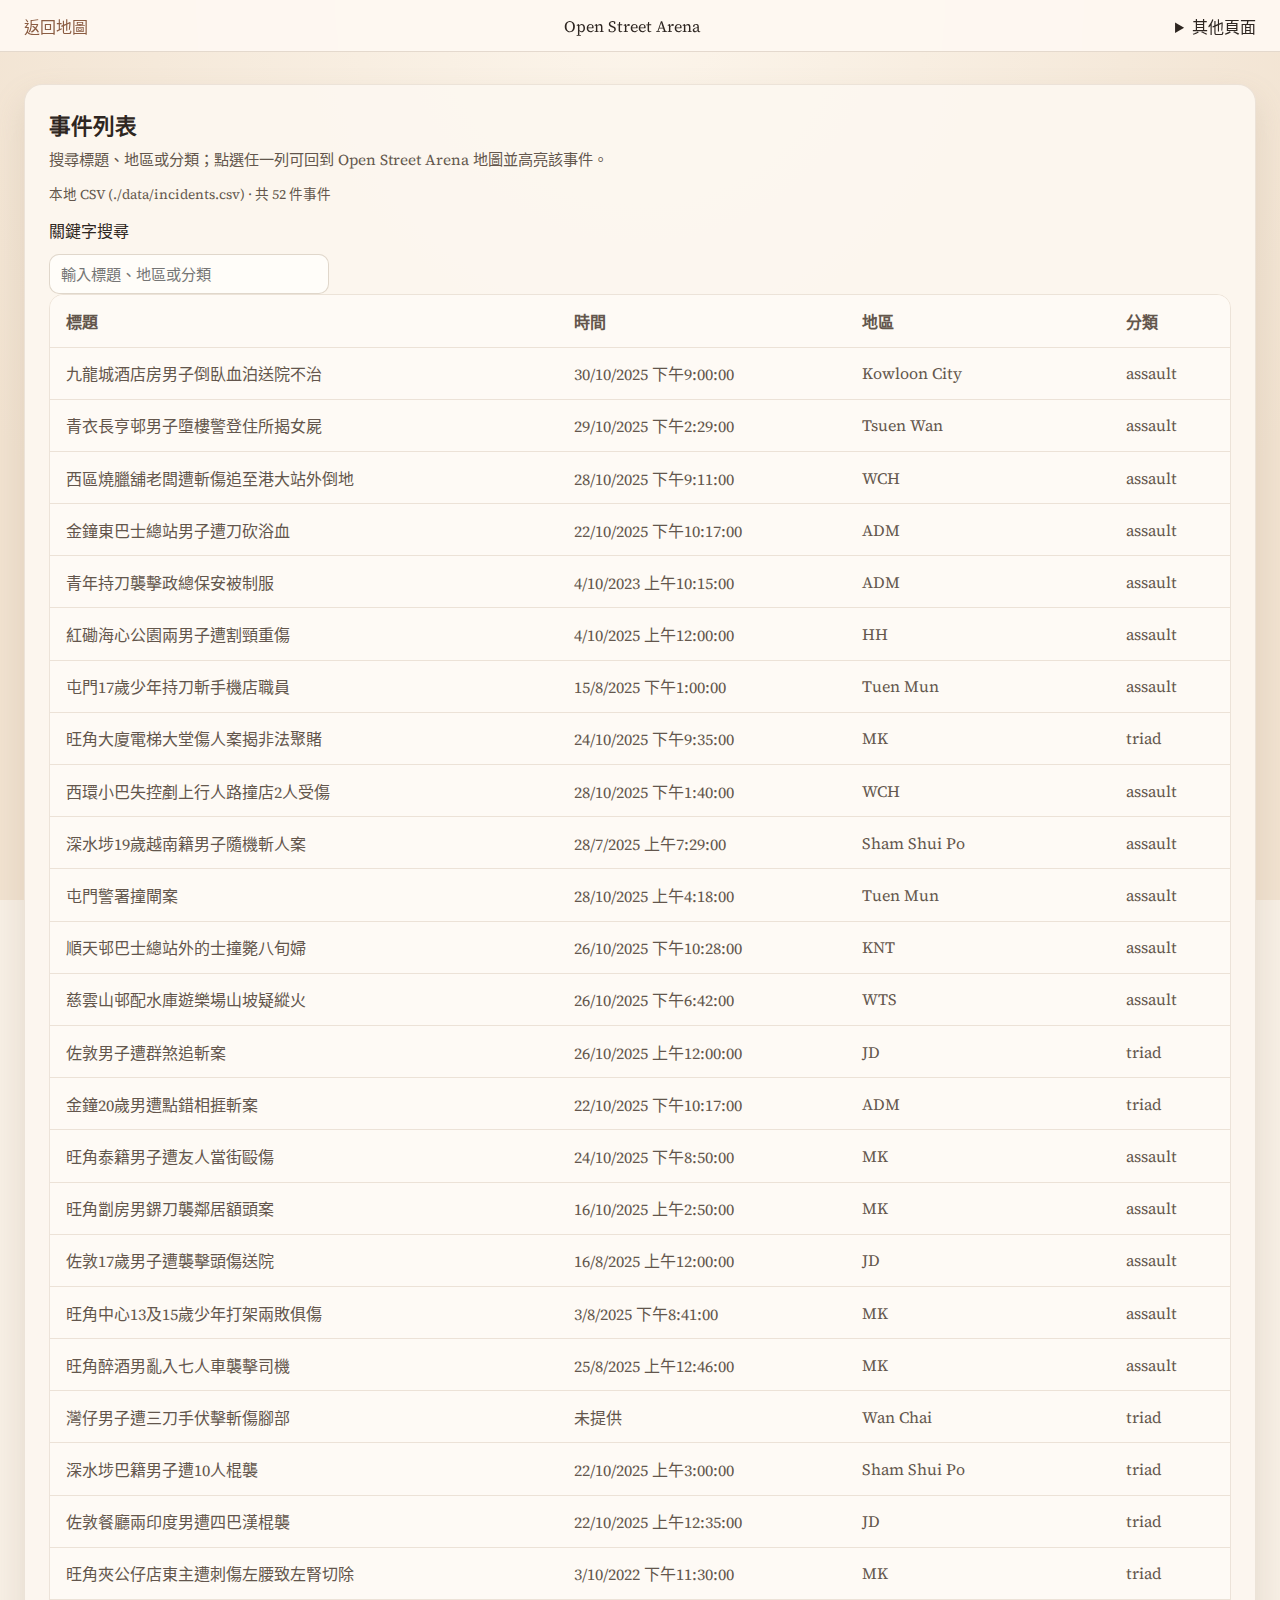
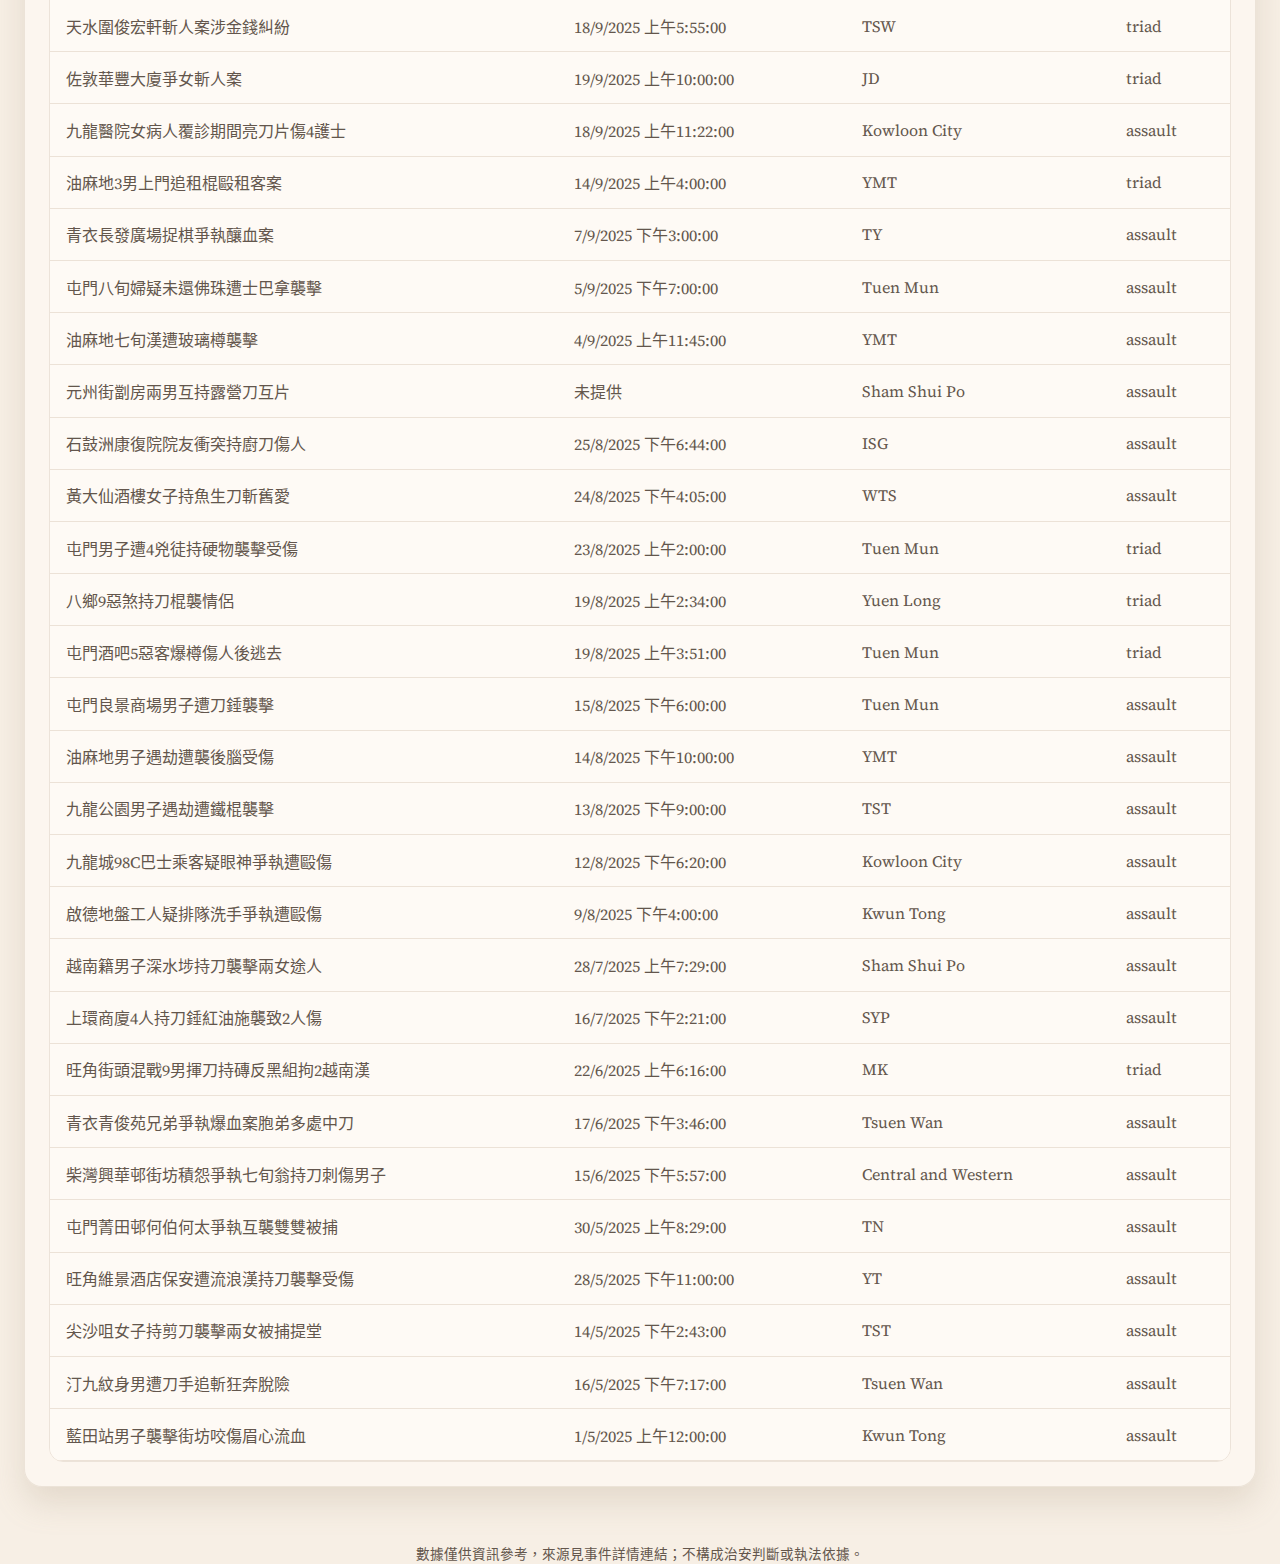
<file: all.html>
<!DOCTYPE html>
<html lang="zh-HK">
  <head>
    <meta charset="UTF-8" />
    <meta name="viewport" content="width=device-width, initial-scale=1.0" />
    <title>查看全部事件 · Open Street Arena</title>
    <link rel="stylesheet" href="./assets/style.css" />
  </head>
  <body>
    <div class="page">
      <header class="topbar" role="banner">
        <a class="topbar__home" href="./index.html">返回地圖</a>
        <span class="topbar__heading">Open Street Arena</span>
        <details
          class="topbar__menu"
          aria-label="頁面切換"
          data-i18n="topbar.navigation"
          data-i18n-attr="aria-label"
        >
          <summary class="topbar__menu-toggle">
            <span data-i18n="topbar.navigation">其他頁面</span>
          </summary>
          <ul class="topbar__menu-list">
            <li>
              <a class="topbar__menu-link" href="./index.html" data-i18n="nav.map"
                >Open Street Arena</a
              >
            </li>
            <li>
              <a class="topbar__menu-link" href="./leaderboard.html" data-i18n="nav.leaderboard"
                >Leaderboard</a
              >
            </li>
            <li>
              <span
                class="topbar__menu-link topbar__menu-link--disabled topbar__menu-link--current"
                data-i18n="nav.all"
                aria-disabled="true"
                >全部襲擊事件<span class="topbar__menu-current-arrow" aria-hidden="true"
                  >◂</span
                ></span>
            </li>
            <li>
              <span
                class="topbar__menu-link topbar__menu-link--disabled"
                data-i18n="nav.report"
                aria-disabled="true"
                title="功能未啟用"
                >報告遺漏的襲擊事件（未啟用）</span
              >
            </li>
          </ul>
        </details>
      </header>
      <main class="content">
        <section class="card">
          <h1 class="section-heading">事件列表</h1>
          <p class="section-subheading">
            搜尋標題、地區或分類；點選任一列可回到 Open Street Arena 地圖並高亮該事件。
          </p>
          <p class="muted" id="allDatasetInfo"></p>
          <label class="control-panel" style="position: static; box-shadow: none; padding: 0; background: transparent; gap: 0.75rem;">
            <span>關鍵字搜尋</span>
            <input
              type="search"
              id="searchInput"
              placeholder="輸入標題、地區或分類"
              aria-label="關鍵字搜尋"
            />
          </label>
          <div class="table-wrapper" role="region" aria-live="polite">
            <table>
              <thead>
                <tr>
                  <th scope="col">標題</th>
                  <th scope="col">時間</th>
                  <th scope="col">地區</th>
                  <th scope="col">分類</th>
                </tr>
              </thead>
              <tbody id="incidentTableBody"></tbody>
            </table>
          </div>
          <p class="muted hidden" id="tableEmpty">找不到符合條件的事件。</p>
        </section>
      </main>
      <footer class="disclaimer">
        數據僅供資訊參考，來源見事件詳情連結；不構成治安判斷或執法依據。
      </footer>
    </div>
    <script src="./vendor/papaparse/papaparse.min.js"></script>
    <script src="./assets/districts.js"></script>
    <script src="./assets/data-loaders.js"></script>
    <script>
      (function () {
        const tbody = document.getElementById("incidentTableBody");
        const searchInput = document.getElementById("searchInput");
        const datasetInfoEl = document.getElementById("allDatasetInfo");
        const emptyEl = document.getElementById("tableEmpty");
        const searchParams = new URLSearchParams(window.location.search);
        let incidents = [];
        let filtered = [];

        function formatDateTime(datetime) {
          if (!datetime) return "未提供";
          const date = new Date(datetime);
          if (Number.isNaN(date.getTime())) return "未提供";
          return date.toLocaleString("zh-HK", { timeZone: "Asia/Hong_Kong" });
        }

        function buildLink(incident) {
          const params = new URLSearchParams();
          params.set("id", incident.id);
          if (incident.district) {
            params.set("district", incident.district);
          }
          if (searchParams.get("source") === "sheets") {
            params.set("source", "sheets");
          }
          return `./index.html?${params.toString()}`;
        }

        function renderTable(rows) {
          tbody.innerHTML = "";
          if (!rows.length) {
            emptyEl.classList.remove("hidden");
            return;
          }
          emptyEl.classList.add("hidden");
          rows.forEach((incident) => {
            const tr = document.createElement("tr");
            tr.tabIndex = 0;
            tr.innerHTML = `
              <td>${incident.title}</td>
              <td>${formatDateTime(incident.datetime)}</td>
              <td>${incident.district || "未標註"}</td>
              <td>${incident.category || "未分類"}</td>
            `;
            const href = buildLink(incident);
            const navigate = () => {
              window.location.href = href;
            };
            tr.addEventListener("click", navigate);
            tr.addEventListener("keypress", (event) => {
              if (event.key === "Enter" || event.key === " ") {
                event.preventDefault();
                navigate();
              }
            });
            tbody.appendChild(tr);
          });
        }

        function handleSearch() {
          const keyword = searchInput.value.trim().toLowerCase();
          if (!keyword) {
            filtered = [...incidents];
          } else {
            filtered = incidents.filter((incident) => {
              const haystack = [
                incident.title,
                incident.district,
                incident.category,
              ]
                .filter(Boolean)
                .join(" ")
                .toLowerCase();
              return haystack.includes(keyword);
            });
          }
          renderTable(filtered);
        }

        DataLoaders.loadIncidents(searchParams)
          .then(({ incidents: loaded, label }) => {
            incidents = [...loaded];
            filtered = [...incidents];
            datasetInfoEl.textContent = `${label || "資料來源"} · 共 ${incidents.length} 件事件`;
            renderTable(filtered);
          })
          .catch((error) => {
            console.error(error);
            datasetInfoEl.textContent = "資料載入失敗，請稍後再試。";
            renderTable([]);
          });

        searchInput.addEventListener("input", handleSearch);
      })();
    </script>
  </body>
</html>
</file>
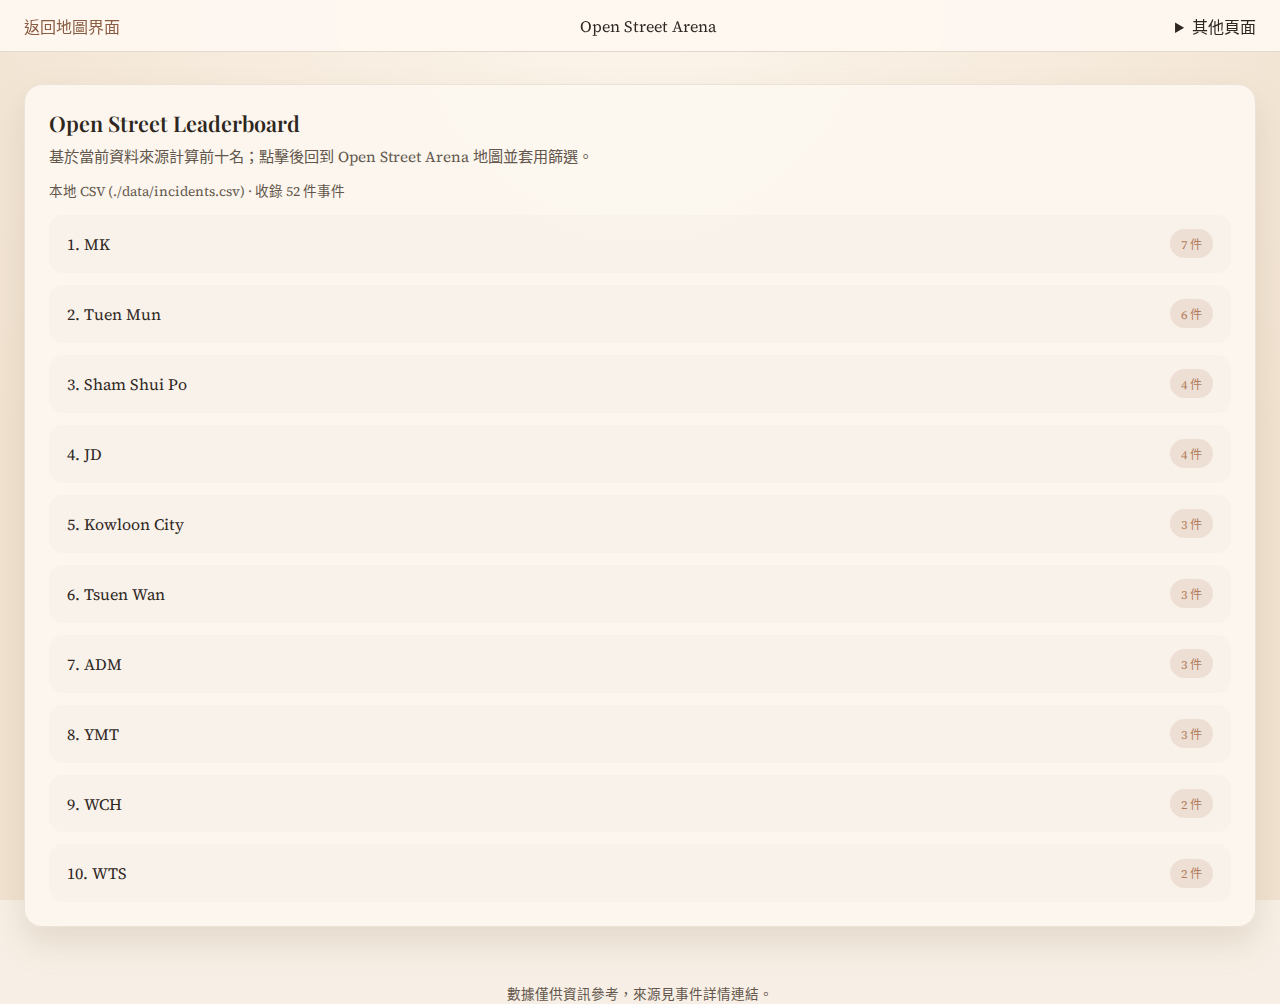
<file: leaderboard.html>
<!DOCTYPE html>
<html lang="zh-HK">
  <head>
    <meta charset="UTF-8" />
    <meta name="viewport" content="width=device-width, initial-scale=1.0" />
    <title>Open Street Leader Board</title>
    <link rel="stylesheet" href="./assets/style.css" />
  </head>
  <body>
    <div class="page">
      <header class="topbar" role="banner">
        <a class="topbar__home" href="./index.html">返回地圖界面</a>
        <span class="topbar__heading">Open Street Arena</span>
        <details class="topbar__menu" aria-label="頁面切換">
          <summary class="topbar__menu-toggle">
            <span>其他頁面</span>
          </summary>
          <ul class="topbar__menu-list">
            <li><a class="topbar__menu-link" href="./index.html">地圖主頁</a></li>
            <li>
              <span
                class="topbar__menu-link topbar__menu-link--disabled"
                aria-disabled="true"
                title="功能未啟用"
                >報告襲擊事件（未啟用）</span
              >
            </li>
            <li><a class="topbar__menu-link" href="./all.html">查看全部事件</a></li>
          </ul>
        </details>
      </header>
      <main class="content">
        <section class="card">
          <h1 class="section-heading">Open Street Leaderboard</h1>
          <p class="section-subheading">
            基於當前資料來源計算前十名；點擊後回到 Open Street Arena 地圖並套用篩選。
          </p>
          <p class="muted" id="leaderboardDatasetInfo"></p>
          <ul class="leaderboard-list" id="leaderboardList" aria-live="polite"></ul>
          <p class="muted hidden" id="leaderboardEmpty">
            暫無可顯示的事件。
          </p>
        </section>
      </main>
      <footer class="disclaimer">
        數據僅供資訊參考，來源見事件詳情連結。
      </footer>
    </div>
    <script src="./vendor/papaparse/papaparse.min.js"></script>
    <script src="./assets/districts.js"></script>
    <script src="./assets/data-loaders.js"></script>
    <script>
      (function () {
        const listEl = document.getElementById("leaderboardList");
        const datasetInfoEl = document.getElementById("leaderboardDatasetInfo");
        const emptyEl = document.getElementById("leaderboardEmpty");
        const searchParams = new URLSearchParams(window.location.search);

        function buildLink(district) {
          const params = new URLSearchParams();
          params.set("district", district);
          if (searchParams.get("source") === "sheets") {
            params.set("source", "sheets");
          }
          return `./index.html?${params.toString()}`;
        }

        function renderLeaderboard(entries) {
          listEl.innerHTML = "";
          if (!entries.length) {
            emptyEl.classList.remove("hidden");
            return;
          }
          emptyEl.classList.add("hidden");
          entries.forEach(([district, count], index) => {
            const item = document.createElement("li");
            item.className = "leaderboard-item";
            item.tabIndex = 0;
            item.dataset.district = district;
            item.innerHTML = `
              <span>${index + 1}. ${district}</span>
              <span class="badge">${count} 件</span>
            `;
            const href = buildLink(district);
            const navigate = () => {
              window.location.href = href;
            };
            item.addEventListener("click", navigate);
            item.addEventListener("keypress", (event) => {
              if (event.key === "Enter" || event.key === " ") {
                event.preventDefault();
                navigate();
              }
            });
            listEl.appendChild(item);
          });
        }

        DataLoaders.loadIncidents(searchParams)
          .then(({ incidents, label }) => {
            const counts = incidents.reduce((map, incident) => {
              const name = incident.district || "未標註";
              map.set(name, (map.get(name) || 0) + 1);
              return map;
            }, new Map());
            const sorted = Array.from(counts.entries()).sort((a, b) => b[1] - a[1]);
            renderLeaderboard(sorted.slice(0, 10));
            datasetInfoEl.textContent = `${label || "資料來源"} · 收錄 ${incidents.length} 件事件`;
          })
          .catch((error) => {
            console.error(error);
            datasetInfoEl.textContent = "資料載入失敗，請稍後再試。";
            renderLeaderboard([]);
          });
      })();
    </script>
  </body>
</html>
</file>
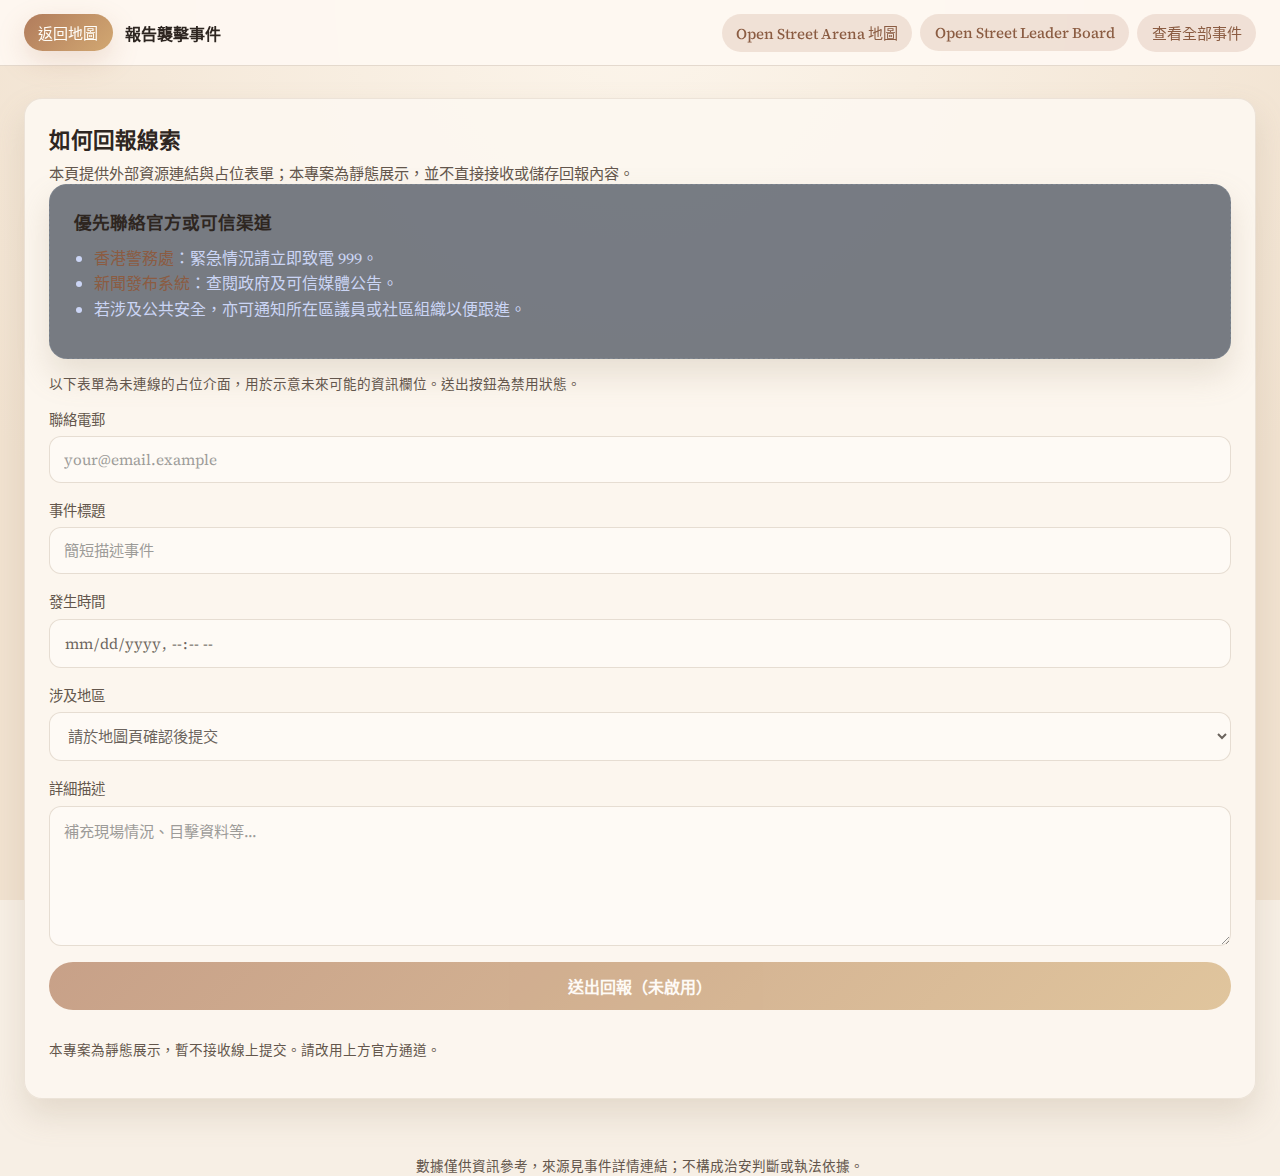
<file: report.html>
<!DOCTYPE html>
<html lang="zh-HK">
  <head>
    <meta charset="UTF-8" />
    <meta name="viewport" content="width=device-width, initial-scale=1.0" />
    <title>報告襲擊事件 · Open Street Arena</title>
    <link rel="stylesheet" href="./assets/style.css" />
  </head>
  <body>
    <div class="page">
      <header class="topbar" role="banner">
        <div class="topbar__title">
          <a class="nav-link nav-link--primary" href="./index.html">返回地圖</a>
          <span>報告襲擊事件</span>
        </div>
        <nav class="topbar__nav" aria-label="頁面切換">
          <a class="nav-link" href="./index.html">Open Street Arena 地圖</a>
          <a class="nav-link" href="./leaderboard.html">Open Street Leader Board</a>
          <a class="nav-link" href="./all.html">查看全部事件</a>
        </nav>
      </header>
      <main class="content">
        <section class="card">
          <h1 class="section-heading">如何回報線索</h1>
          <p class="section-subheading">
            本頁提供外部資源連結與占位表單；本專案為靜態展示，並不直接接收或儲存回報內容。
          </p>
          <div class="card" style="background: rgba(30, 41, 59, 0.6); border: 1px dashed rgba(148, 163, 184, 0.3);">
            <h2 class="section-heading" style="font-size: 1.1rem;">優先聯絡官方或可信渠道</h2>
            <ul style="margin: 0.75rem 0; padding-left: 1.25rem; line-height: 1.6; color: #cbd5f5;">
              <li>
                <a href="https://www.police.gov.hk/ppp_ch-01.html" target="_blank" rel="noopener">香港警務處</a>：緊急情況請立即致電 999。
              </li>
              <li>
                <a href="https://www.info.gov.hk/gia/general/today.htm" target="_blank" rel="noopener">新聞發布系統</a>：查閱政府及可信媒體公告。
              </li>
              <li>
                若涉及公共安全，亦可通知所在區議員或社區組織以便跟進。
              </li>
            </ul>
          </div>
          <p class="muted">
            以下表單為未連線的占位介面，用於示意未來可能的資訊欄位。送出按鈕為禁用狀態。
          </p>
          <form class="form-grid" aria-describedby="formNotice">
            <label>
              聯絡電郵
              <input type="email" name="email" placeholder="your@email.example" disabled />
            </label>
            <label>
              事件標題
              <input type="text" name="title" placeholder="簡短描述事件" disabled />
            </label>
            <label>
              發生時間
              <input type="datetime-local" name="datetime" disabled />
            </label>
            <label>
              涉及地區
              <select name="district" disabled>
                <option>請於地圖頁確認後提交</option>
              </select>
            </label>
            <label>
              詳細描述
              <textarea name="details" placeholder="補充現場情況、目擊資料等..." disabled></textarea>
            </label>
            <button type="submit" disabled>送出回報（未啟用）</button>
            <p class="muted" id="formNotice">
              本專案為靜態展示，暫不接收線上提交。請改用上方官方通道。
            </p>
          </form>
        </section>
      </main>
      <footer class="disclaimer">
        數據僅供資訊參考，來源見事件詳情連結；不構成治安判斷或執法依據。
      </footer>
    </div>
  </body>
</html>
</file>
<file: assets/style.css>
@import url("https://fonts.googleapis.com/css2?family=Playfair+Display:wght@400;500;600;700&family=Source+Serif+4:wght@400;500;600&display=swap");

:root {
  color-scheme: light;
  font-family: "Source Serif 4", "Playfair Display", Georgia, "Times New Roman",
    serif;
  background-color: #f7efe5;
  --surface: rgba(252, 247, 239, 0.94);
  --surface-soft: rgba(248, 242, 234, 0.9);
  --surface-strong: #efe3d4;
  --text-primary: #2e2621;
  --text-secondary: #63564c;
  --accent: #8b5c42;
  --accent-strong: #b17c5c;
  --accent-soft: rgba(177, 124, 92, 0.18);
}

html,
body {
  height: 100%;
  margin: 0;
}

*,
*::before,
*::after {
  box-sizing: border-box;
}

body {
  display: flex;
  min-height: 100vh;
  background: radial-gradient(circle at top, #fcf5eb 0%, #f1e2d0 70%);
  color: var(--text-primary);
}

a {
  color: var(--accent);
  text-decoration: none;
}

a:hover,
a:focus-visible {
  text-decoration: underline;
}

.page {
  flex: 1;
  display: flex;
  flex-direction: column;
  min-height: 100vh;
}

.topbar {
  position: sticky;
  top: 0;
  z-index: 20;
  backdrop-filter: blur(14px);
  background: rgba(254, 248, 241, 0.95);
  border-bottom: 1px solid rgba(182, 164, 144, 0.36);
  padding: 0.85rem 1.5rem;
  display: flex;
  align-items: center;
  justify-content: space-between;
  gap: 1rem;
}

.topbar__title {
  display: flex;
  align-items: center;
  gap: 0.75rem;
  font-weight: 600;
  font-size: 1rem;
  color: var(--text-primary);
  font-family: "Playfair Display", "Source Serif 4", serif;
}

.topbar__nav {
  display: flex;
  align-items: center;
  gap: 0.5rem;
}

.nav-link {
  padding: 0.5rem 0.9rem;
  border-radius: 999px;
  font-size: 0.94rem;
  font-weight: 500;
  background: var(--accent-soft);
  color: var(--accent);
  transition: transform 0.2s ease, background 0.2s ease;
}

.nav-link:hover,
.nav-link:focus-visible {
  transform: translateY(-1px);
  background: rgba(177, 124, 92, 0.3);
}

.nav-link--primary {
  background: linear-gradient(135deg, #b17c5c, #d2a872);
  color: #fffdf8;
  box-shadow: 0 10px 28px rgba(177, 124, 92, 0.22);
}

.language-toggle {
  display: flex;
  align-items: center;
  gap: 0.5rem;
  padding: 0.35rem 0.6rem;
  border-radius: 999px;
  border: 1px solid rgba(182, 164, 144, 0.35);
  background: rgba(255, 251, 246, 0.92);
}

.language-toggle__label {
  font-size: 0.75rem;
  color: var(--text-secondary);
  text-transform: uppercase;
  letter-spacing: 0.08em;
}

.language-toggle__buttons {
  display: flex;
  gap: 0.35rem;
}

.language-toggle__button {
  background: transparent;
  border: 1px solid transparent;
  color: var(--accent);
  font-size: 0.8rem;
  padding: 0.3rem 0.7rem;
  border-radius: 999px;
  cursor: pointer;
  transition: background 0.2s ease, border-color 0.2s ease, transform 0.2s ease;
}

.language-toggle__button:hover,
.language-toggle__button:focus-visible {
  background: rgba(177, 124, 92, 0.2);
  border-color: rgba(177, 124, 92, 0.35);
  transform: translateY(-1px);
}

.language-toggle__button.is-active {
  background: linear-gradient(135deg, #b17c5c, #d6b27f);
  color: #fffdf8;
  box-shadow: 0 10px 24px rgba(177, 124, 92, 0.28);
}

.language-toggle__button--disabled,
.language-toggle__button:disabled {
  cursor: not-allowed;
  opacity: 0.55;
  background: rgba(167, 153, 139, 0.25);
  color: rgba(104, 94, 86, 0.75);
  border-color: transparent;
}

.language-toggle__button--disabled:hover,
.language-toggle__button--disabled:focus-visible,
.language-toggle__button:disabled:hover,
.language-toggle__button:disabled:focus-visible {
  transform: none;
  box-shadow: none;
  filter: none;
}

.map-wrapper {
  position: relative;
  flex: 1;
}

#map {
  width: 100%;
  height: calc(100dvh - 64px);
  min-height: 420px;
}

.control-panel {
  position: absolute;
  top: 1.25rem;
  right: 1.25rem;
  z-index: 1100;
  width: min(280px, 90vw);
  display: flex;
  flex-direction: column;
  gap: 0.75rem;
  padding: 1rem;
  background: rgba(253, 249, 244, 0.94);
  border-radius: 16px;
  box-shadow: 0 18px 36px rgba(149, 129, 107, 0.25);
  pointer-events: auto;
}

.control-panel label {
  display: flex;
  flex-direction: column;
  gap: 0.4rem;
  font-size: 0.85rem;
  color: var(--text-secondary);
}

.control-panel select,
.control-panel input[type="search"] {
  background: rgba(255, 253, 249, 0.96);
  border: 1px solid rgba(187, 168, 146, 0.45);
  color: var(--text-primary);
  padding: 0.55rem 0.7rem;
  border-radius: 10px;
  font-size: 0.95rem;
  width: 100%;
  font-family: inherit;
}

.control-panel .toggle {
  display: flex;
  align-items: center;
  gap: 0.5rem;
  font-size: 0.85rem;
  color: var(--text-secondary);
}

.control-panel input[type="checkbox"] {
  width: 1rem;
  height: 1rem;
  accent-color: var(--accent-strong);
}

.content {
  flex: 1;
  padding: 2rem 1.5rem;
  display: flex;
  flex-direction: column;
  gap: 1.5rem;
}

.card {
  background: var(--surface);
  border-radius: 18px;
  padding: 1.5rem;
  box-shadow: 0 16px 32px rgba(161, 140, 116, 0.22);
  border: 1px solid rgba(182, 164, 144, 0.24);
}

.leaderboard-list {
  list-style: none;
  padding: 0;
  margin: 0;
  display: grid;
  gap: 0.75rem;
}

.leaderboard-item {
  display: flex;
  justify-content: space-between;
  align-items: center;
  padding: 0.9rem 1.1rem;
  border-radius: 14px;
  background: var(--surface-soft);
  transition: transform 0.2s ease, background 0.2s ease;
  cursor: pointer;
}

.leaderboard-item:hover,
.leaderboard-item:focus-visible {
  transform: translateY(-2px);
  background: rgba(177, 124, 92, 0.16);
}

.table-wrapper {
  overflow-x: auto;
  border-radius: 14px;
  border: 1px solid rgba(187, 168, 146, 0.24);
}

table {
  width: 100%;
  border-collapse: collapse;
  background: rgba(254, 250, 245, 0.96);
}

th,
td {
  padding: 0.85rem 1rem;
  border-bottom: 1px solid rgba(204, 184, 164, 0.36);
  text-align: left;
  color: var(--text-secondary);
}

tbody tr {
  transition: background 0.2s ease;
  cursor: pointer;
}

tbody tr:hover,
tbody tr:focus-visible {
  background: rgba(177, 124, 92, 0.12);
}

.form-grid {
  display: grid;
  gap: 1rem;
}

.form-grid label {
  display: flex;
  flex-direction: column;
  gap: 0.4rem;
  font-size: 0.9rem;
  color: var(--text-secondary);
}

.form-grid input,
.form-grid textarea,
.form-grid select {
  background: rgba(255, 253, 249, 0.96);
  border: 1px solid rgba(190, 170, 150, 0.5);
  border-radius: 12px;
  padding: 0.75rem 0.85rem;
  font-size: 0.95rem;
  color: var(--text-primary);
  font-family: inherit;
}

.form-grid textarea {
  min-height: 140px;
  resize: vertical;
}

button[disabled],
input[disabled],
select[disabled],
textarea[disabled] {
  cursor: not-allowed;
  opacity: 0.7;
}

button {
  background: linear-gradient(135deg, #b17c5c, #d4b07a);
  border: none;
  color: #fffdf9;
  padding: 0.75rem 1.5rem;
  border-radius: 999px;
  font-size: 1rem;
  font-weight: 600;
  cursor: pointer;
  transition: transform 0.2s ease, box-shadow 0.2s ease, filter 0.2s ease;
  box-shadow: 0 12px 28px rgba(177, 124, 92, 0.22);
}

button:hover,
button:focus-visible {
  transform: translateY(-2px);
  box-shadow: 0 18px 36px rgba(177, 124, 92, 0.32);
  filter: brightness(1.05);
}

button[disabled] {
  transform: none;
  box-shadow: none;
  filter: none;
}

.disclaimer {
  margin: 1.5rem 0 2rem;
  font-size: 0.85rem;
  color: var(--text-secondary);
  text-align: center;
}

.muted {
  color: var(--text-secondary);
  font-size: 0.85rem;
}

.section-heading {
  margin: 0;
  font-size: 1.35rem;
  font-weight: 600;
  font-family: "Playfair Display", "Source Serif 4", serif;
  color: var(--text-primary);
}

.section-subheading {
  margin: 0.4rem 0 0;
  font-size: 0.95rem;
  color: var(--text-secondary);
}

.badge {
  display: inline-flex;
  align-items: center;
  gap: 0.3rem;
  padding: 0.35rem 0.7rem;
  border-radius: 999px;
  background: rgba(177, 124, 92, 0.16);
  color: var(--accent-strong);
  font-size: 0.75rem;
}

.hidden {
  display: none !important;
}

@media (max-width: 960px) {
  .topbar__nav {
    gap: 0.35rem;
  }

  .nav-link {
    padding: 0.45rem 0.7rem;
    font-size: 0.85rem;
  }
}

@media (max-width: 720px) {
  .topbar {
    flex-wrap: wrap;
    justify-content: center;
    gap: 0.75rem;
  }

  .language-toggle {
    width: 100%;
    justify-content: center;
  }

  .language-toggle__label {
    display: none;
  }

  .language-toggle__buttons {
    flex-wrap: wrap;
    justify-content: center;
  }

  #map {
    height: calc(100dvh - 120px);
  }

  .control-panel {
    position: static;
    width: 100%;
    flex-direction: column;
    backdrop-filter: blur(10px);
    margin: 1rem auto 0;
    background: rgba(253, 249, 244, 0.96);
  }

  .map-wrapper {
    padding: 0 1rem 1rem;
    display: flex;
    flex-direction: column;
    gap: 1rem;
  }

  .map-wrapper #map {
    height: 60vh;
    border-radius: 18px;
    overflow: hidden;
    min-height: 360px;
  }
}

@media (max-width: 480px) {
  .topbar {
    padding: 0.6rem 0.9rem;
  }

  .topbar__title {
    font-size: 0.95rem;
  }

  .topbar__nav {
    width: 100%;
    justify-content: center;
  }

  .nav-link {
    flex: 1;
    text-align: center;
  }

  .language-toggle__button {
    flex: 1 1 45%;
    text-align: center;
  }

  .content {
    padding: 1.75rem 1.1rem;
  }

  th,
  td {
    padding: 0.75rem 0.65rem;
    font-size: 0.9rem;
  }
}
</file>
